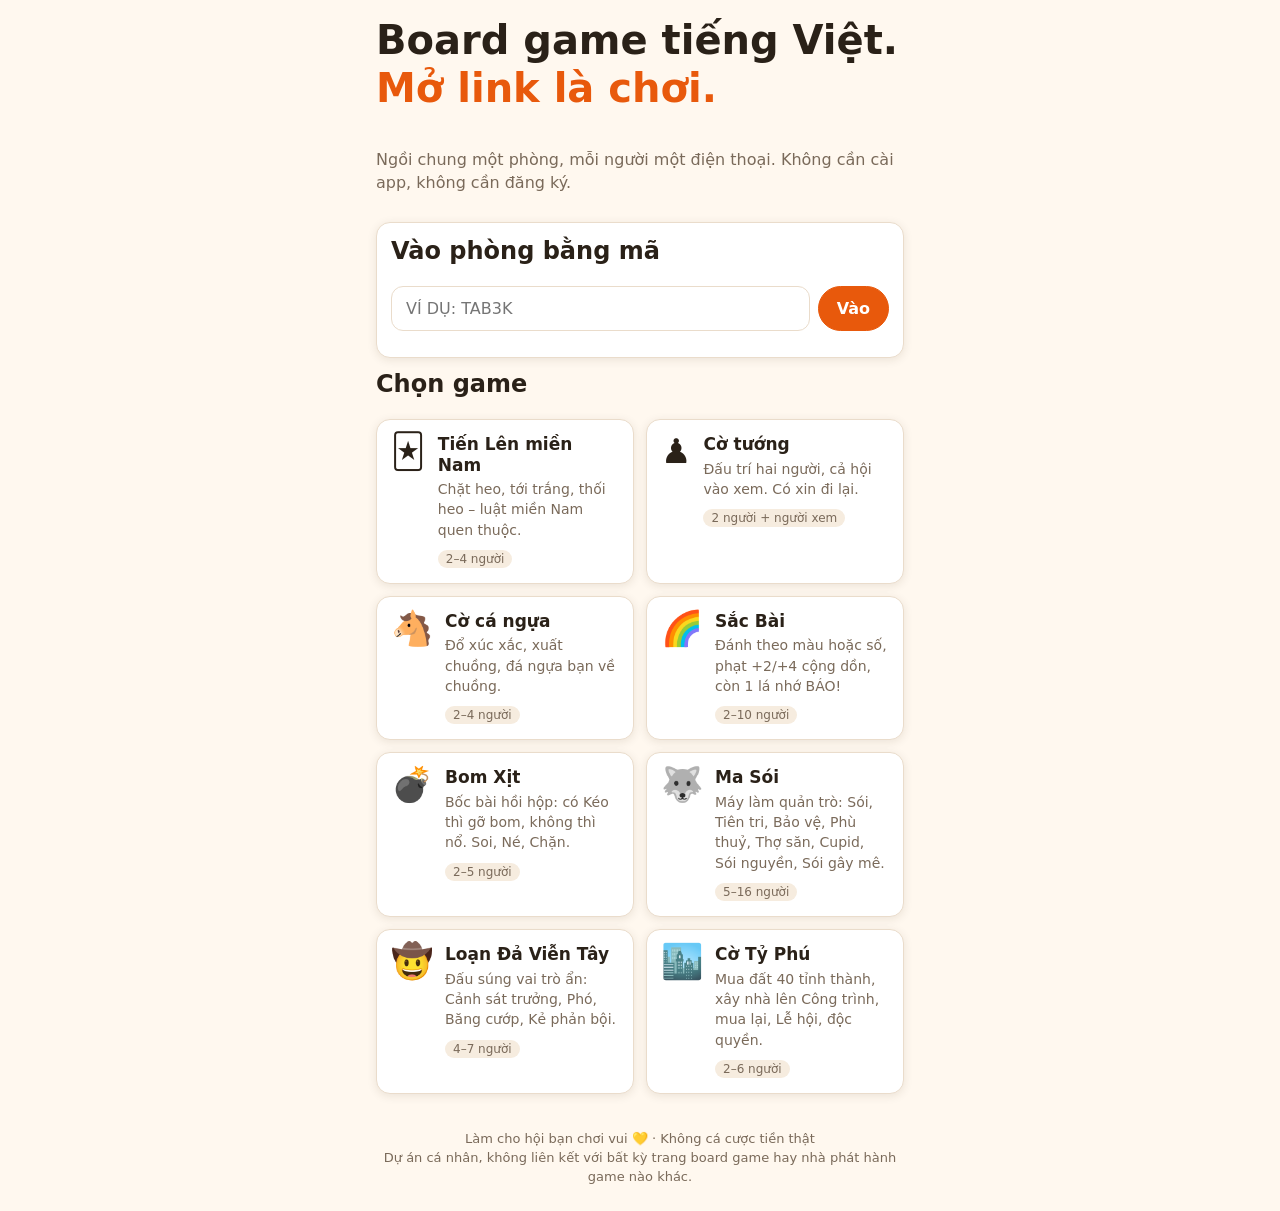
<file: index.html>
<!doctype html>
<html lang="vi">
<head>
<meta charset="utf-8">
<meta name="viewport" content="width=device-width,initial-scale=1,viewport-fit=cover">
<title>Board Game Hội Bạn</title>
<meta name="description" content="Board game tiếng Việt chơi cùng hội bạn trên điện thoại. Mở link là chơi.">
<link rel="icon" href="data:image/svg+xml,<svg xmlns='http://www.w3.org/2000/svg' viewBox='0 0 100 100'><text y='.9em' font-size='90'>🎲</text></svg>">
<link rel="stylesheet" href="shared/ui.css">
<style>
  .hero h1 { font-size: clamp(28px, 8vw, 40px); }
  .hero h1 span { color: var(--accent); }
  .games { display: grid; grid-template-columns: repeat(auto-fill, minmax(240px, 1fr)); gap: 12px; }
  .game { display: flex; gap: 12px; align-items: flex-start; text-decoration: none; color: inherit; }
  .game .ico { font-size: 34px; line-height: 1; }
  .game h3 { margin: 0 0 4px; font-size: 17px; }
  .game p { margin: 0 0 6px; font-size: 14px; }
  .game.soon { opacity: .6; }
  a.game:hover, a.game:focus-visible { border-color: var(--accent); outline: none; }
  footer { text-align: center; font-size: 13px; padding: 24px 0 8px; }
</style>
</head>
<body>
<main class="wrap stack">
  <section class="hero stack">
    <h1>Board game tiếng Việt.<br><span>Mở link là chơi.</span></h1>
    <p class="muted">Ngồi chung một phòng, mỗi người một điện thoại. Không cần cài app, không cần đăng ký.</p>
  </section>

  <section class="card-tile stack" aria-labelledby="join-h">
    <h2 id="join-h">Vào phòng bằng mã</h2>
    <form id="join" class="row" novalidate>
      <input id="code" class="input" style="flex:1;min-width:140px;text-transform:uppercase" maxlength="5" placeholder="Ví dụ: TAB3K" autocomplete="off" aria-label="Mã phòng">
      <button class="btn btn-primary">Vào</button>
    </form>
    <div id="err" class="muted" role="alert"></div>
  </section>

  <h2>Chọn game</h2>
  <section class="games" id="games"></section>

  <footer class="muted">Làm cho hội bạn chơi vui 💛 · Không cá cược tiền thật<br>Dự án cá nhân, không liên kết với bất kỳ trang board game hay nhà phát hành game nào khác.</footer>
</main>
<script>
  // Ký tự đầu của mã phòng = mã game.
  const GAMES = [
    { ico: '🃏', name: 'Tiến Lên miền Nam', desc: 'Chặt heo, tới trắng, thối heo – luật miền Nam quen thuộc.', ppl: '2–4 người', href: 'tienlen/', code: 'T' },
    { ico: '♟️', name: 'Cờ tướng', desc: 'Đấu trí hai người, cả hội vào xem. Có xin đi lại.', ppl: '2 người + người xem', href: 'cotuong/', code: 'X' },
    { ico: '🐴', name: 'Cờ cá ngựa', desc: 'Đổ xúc xắc, xuất chuồng, đá ngựa bạn về chuồng.', ppl: '2–4 người', href: 'cangua/', code: 'N' },
    { ico: '🌈', name: 'Sắc Bài', desc: 'Đánh theo màu hoặc số, phạt +2/+4 cộng dồn, còn 1 lá nhớ BÁO!', ppl: '2–10 người', href: 'sacbai/', code: 'S' },
    { ico: '💣', name: 'Bom Xịt', desc: 'Bốc bài hồi hộp: có Kéo thì gỡ bom, không thì nổ. Soi, Né, Chặn.', ppl: '2–5 người', href: 'bomxit/', code: 'B' },
    { ico: '🐺', name: 'Ma Sói', desc: 'Máy làm quản trò: Sói, Tiên tri, Bảo vệ, Phù thuỷ, Thợ săn, Cupid, Sói nguyền, Sói gây mê.', ppl: '5–16 người', href: 'masoi/', code: 'M' },
    { ico: '🤠', name: 'Loạn Đả Viễn Tây', desc: 'Đấu súng vai trò ẩn: Cảnh sát trưởng, Phó, Băng cướp, Kẻ phản bội.', ppl: '4–7 người', href: 'loanda/', code: 'W' },
    { ico: '🏙️', name: 'Cờ Tỷ Phú', desc: 'Mua đất 40 tỉnh thành, xây nhà lên Công trình, mua lại, Lễ hội, độc quyền.', ppl: '2–6 người', href: 'typhu/', code: 'P' },
  ];
  const box = document.getElementById('games');
  for (const g of GAMES) {
    const a = document.createElement(g.href ? 'a' : 'div');
    a.className = 'card-tile game' + (g.href ? '' : ' soon');
    if (g.href) a.href = g.href;
    a.innerHTML = `<span class="ico" aria-hidden="true"></span><div><h3></h3><p class="muted"></p><span class="badge"></span></div>`;
    a.querySelector('.ico').textContent = g.ico;
    a.querySelector('h3').textContent = g.name;
    a.querySelector('p').textContent = g.desc;
    a.querySelector('.badge').textContent = g.href ? g.ppl : g.ppl + ' · Sắp có';
    box.append(a);
  }
  document.getElementById('join').addEventListener('submit', (e) => {
    e.preventDefault();
    const c = document.getElementById('code').value.trim().toUpperCase();
    const g = GAMES.find((x) => x.code && x.code === c[0]);
    if (!/^[A-Z0-9]{5}$/.test(c) || !g) { document.getElementById('err').textContent = 'Mã không đúng.'; return; }
    location.href = g.href + '?phong=' + c;
  });
</script>
</body>
</html>
</file>
<file: shared/ui.css>
:root {
  --bg: #fff8ef; --surface: #ffffff; --surface-2: #f6ecdf; --text: #2a2118; --muted: #7a6a5a;
  --line: #eadccb; --accent: #e8590c; --accent-text: #fff; --ok: #2f9e44; --danger: #d6336c;
  --red-suit: #d62828; --felt: #1f6f50; --felt-text: #f1fff7;
  --radius: 14px; --shadow: 0 2px 10px rgb(60 40 20 / .10);
  color-scheme: light;
}
@media (prefers-color-scheme: dark) {
  :root:not([data-theme="light"]) {
    --bg: #17130f; --surface: #221c16; --surface-2: #2c241c; --text: #f3ebe1; --muted: #a8998a;
    --line: #3a3027; --accent: #ff7a2e; --ok: #51cf66; --danger: #f06595; --red-suit: #ff6b6b;
    --felt: #164b37; --shadow: 0 2px 10px rgb(0 0 0 / .4); color-scheme: dark;
  }
}
:root[data-theme="dark"] {
  --bg: #17130f; --surface: #221c16; --surface-2: #2c241c; --text: #f3ebe1; --muted: #a8998a;
  --line: #3a3027; --accent: #ff7a2e; --ok: #51cf66; --danger: #f06595; --red-suit: #ff6b6b;
  --felt: #164b37; --shadow: 0 2px 10px rgb(0 0 0 / .4); color-scheme: dark;
}
* { box-sizing: border-box; }
html, body { margin: 0; }
body {
  background: var(--bg); color: var(--text); min-height: 100dvh;
  font: 16px/1.45 system-ui, -apple-system, "Segoe UI", Roboto, sans-serif;
  -webkit-tap-highlight-color: transparent; overflow-x: hidden;
}
.wrap { max-width: 560px; margin: 0 auto; padding: 16px; }
h1, h2, h3 { line-height: 1.2; margin: 0 0 8px; }
.muted { color: var(--muted); }
.stack { display: flex; flex-direction: column; gap: 12px; }
.row { display: flex; gap: 8px; align-items: center; flex-wrap: wrap; }
.btn {
  min-height: 44px; min-width: 44px; padding: 10px 18px; border-radius: 999px;
  border: 1px solid var(--line); background: var(--surface); color: var(--text);
  font: inherit; font-weight: 600; cursor: pointer;
}
.btn:disabled { opacity: .45; cursor: default; }
.btn-primary { background: var(--accent); border-color: var(--accent); color: var(--accent-text); }
.btn-small { min-height: 36px; padding: 6px 12px; font-size: 14px; }
.input {
  min-height: 44px; padding: 10px 14px; border-radius: 12px; border: 1px solid var(--line);
  background: var(--surface); color: var(--text); font: inherit; width: 100%;
}
.card-tile {
  background: var(--surface); border: 1px solid var(--line); border-radius: var(--radius);
  padding: 14px; box-shadow: var(--shadow);
}
.code-big { font: 800 40px/1 ui-monospace, Menlo, Consolas, monospace; letter-spacing: 6px; }
.dot { display: inline-block; width: 9px; height: 9px; border-radius: 50%; background: var(--muted); }
.dot.on { background: var(--ok); }
.qr svg, .qr img { width: 160px; height: 160px; background: #fff; padding: 6px; border-radius: 10px; }
.toast {
  position: fixed; left: 50%; bottom: 24px; transform: translateX(-50%); z-index: 50;
  background: var(--text); color: var(--bg); padding: 10px 16px; border-radius: 999px; max-width: 90vw;
}
.badge { font-size: 12px; padding: 2px 8px; border-radius: 999px; background: var(--surface-2); color: var(--muted); }
/* Khung trang game dùng chung */
.top { display:flex; justify-content:space-between; align-items:center; gap:8px; }
.top a { color: var(--muted); text-decoration: none; }
.host-menu { position:relative; }
.host-menu > summary { list-style:none; cursor:pointer; font-size:18px; line-height:1; padding:4px 6px; border-radius:8px; user-select:none; }
.host-menu > summary::-webkit-details-marker { display:none; }
.host-menu[open] > summary { background: var(--surface-2); }
.host-menu-body { position:absolute; right:0; top:calc(100% + 6px); z-index:70; background: var(--surface); border:1px solid var(--line);
                  border-radius:12px; padding:8px; box-shadow: var(--shadow); white-space:nowrap; }
.net { font-size: 13px; }
.status { font-weight:700; text-align:center; }
.status.me { color: var(--accent); }
.scores li { display:flex; justify-content:space-between; padding:4px 0; border-bottom:1px dashed var(--line); }
.result h2 { color: var(--accent); }
.room-code { display:inline-flex; align-items:center; gap:4px; }
.room-code > summary { list-style:none; cursor:pointer; font-size:15px; line-height:1; padding:4px 6px; border-radius:8px; user-select:none; }
.room-code > summary::-webkit-details-marker { display:none; }
.room-code[open] > summary { background: var(--surface-2); }
.room-code b { font: 700 14px ui-monospace, Menlo, Consolas, monospace; letter-spacing:2px; }
</file>
